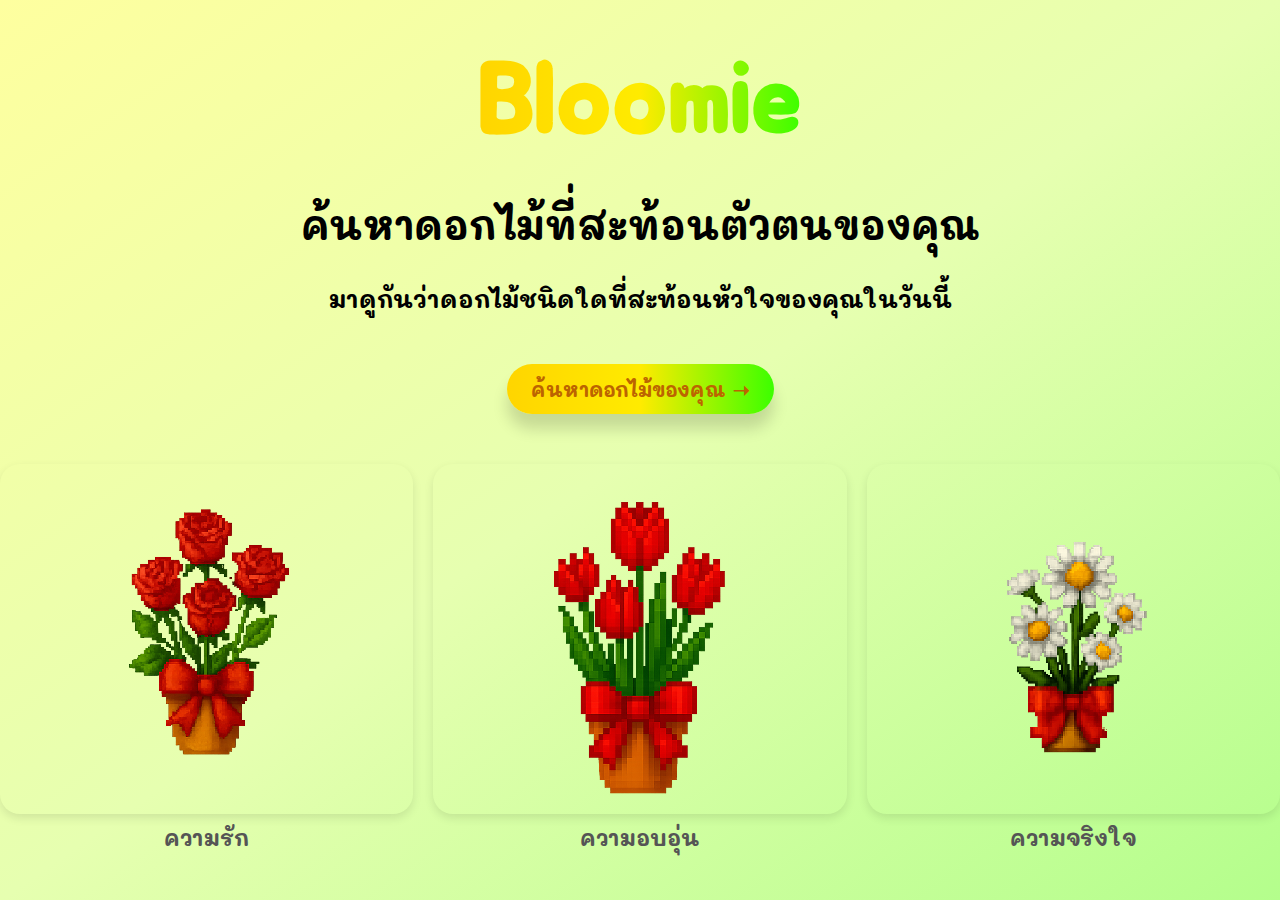
<file: index.html>
<!DOCTYPE html>
<html lang="en">

<head>
  <meta charset="UTF-8" />
  <meta name="viewport" content="width=device-width, initial-scale=1.0" />
  <title>Home</title>
  <link rel="preconnect" href="https://fonts.googleapis.com">
  <link rel="preconnect" href="https://fonts.gstatic.com" crossorigin>
  <link
    href="https://fonts.googleapis.com/css2?family=Jua&family=Mali:ital,wght@0,200;0,300;0,400;0,500;0,600;0,700;1,200;1,300;1,400;1,500;1,600;1,700&display=swap"
    rel="stylesheet">
  <link rel="stylesheet" href="style.css">
</head>

<body>
  <header>
    <nav>
      <div class="container">

      </div>
    </nav>
  </header>

  <main>
    <section>
      <div class="title">
        <h1>Bloomie</h1>
        <h2>ค้นหาดอกไม้ที่สะท้อนตัวตนของคุณ</h2>
        <p>มาดูกันว่าดอกไม้ชนิดใดที่สะท้อนหัวใจของคุณในวันนี้</p>

        <a href="quiz.html"><button class="btn">ค้นหาดอกไม้ของคุณ ➝</button></a>
      </div>

      <div class="card-img " id="randomFlowerShowcase">
      </div>
    </section>
  </main>

  <script src="index.js"></script>
  
</body>

</html>
</file>
<file: style.css>
:root {
  --primary-gradient: linear-gradient(to bottom right, #FEFF9F, #e6ffb0, #b4fe8c);
  --text-gradient: linear-gradient(to right, #ffd500, #ffeb00, #3cff00);
  --btn-gradient: linear-gradient(to right, #ffd500, #ffeb00, #3cff00);
  --accent-color: #2bff00;
  --font-main: "Mali", cursive;
  --font-title: "Jua", cursive;
}

html, body {
  margin: 0;
  padding: 0;
  min-height: 100vh;
  font-family: var(--font-main);
  background-image: var(--primary-gradient);
  color: var(--text-color);
}

* { box-sizing: border-box; }

h1 {
  font-family: var(--font-title);
  background: var(--text-gradient);
  background-clip: text;
  -webkit-background-clip: text;
  color: transparent;
  -webkit-text-fill-color: transparent;
  margin: 0;
}

img { image-rendering: pixelated; }

.btn {
  font-family: var(--font-main);
  font-weight: bold;
  border: none;
  border-radius: 28px;
  padding: 12px 24px;
  cursor: pointer;
  font-size: 20px;
  text-decoration: none;
  color: #bc6400;
  background: var(--btn-gradient);
  box-shadow: 0 15px 15px rgba(0,0,0,0.15);
  transition: transform 0.3s ease;
  display: inline-block;
}

.input-choice:hover {
  transform: scale(1.05);
}

.btn:hover, .homeBtn:hover {
  transform: scale(1.2);
}

/* Shared Layouts */
.container { max-width: 1200px; margin: 0 auto; padding: 20px; }
.card {
  background-color: #fff;
  border-radius: 50px;
  box-shadow: 0 15px 15px rgba(0,0,0,0.15);
  margin: 0 auto 5%;
}

/* Home Page */
.title { text-align: center;}
.title h1 { display: inline-block; font-size: clamp(60px, 10vw, 100px); } 
.title h2 { font-size: clamp(24px, 4vw, 40px); }
.title p { font-size: clamp(18px, 2vw, 24px); margin-bottom: 50px; font-weight: bold; }

.card-img {
  display: grid;
  grid-template-columns: 1fr 1fr 1fr; 
  gap: 20px;
  margin-top: 50px;
  animation: slideUp 1.5s ease-out;
}

.flower-card img {
  width: 100%;
  height: 350px;
  object-fit: contain;
  border-radius: 20px;
  box-shadow: 0 4px 10px rgba(0,0,0,0.1);
}
.flower-card p {
  font-size: clamp(16px, 2vw, 22px);
}

@media (max-width: 768px) {
  .card-img {
    grid-template-columns: 1fr; 
    max-width: 350px;
    margin: 50px auto;
  }

  .flower-card img {
  height: 250px;
  }
}

/* Quiz Page */
.homeBtn {
  font-size: 50px;
  text-decoration: none;
  color: #333;
  display: inline-block;
  padding: 10px;
  transition: transform 0.3s ease;
}

.quiz-card {
 max-width: 800px; 
 width: 90%; 
 padding: 40px; 
}
.question { 
  font-size: clamp(24px, 4vw, 40px); 
  margin-bottom: 30px; 
  font-weight: bold; 
}

.choice { 
  display: flex; 
  flex-direction: column;
  gap: 15px;
}

.input-choice {
  background: #fff;
  border-radius: 60px;
  outline: 1px solid #b4b4b4;
  padding: 15px 25px;
  cursor: pointer;
  font-size: clamp(18px, 2vw, 24px);
  display: flex;
  align-items: center;
  transition: all 0.3s;
}

.input-choice:has(input:checked) {
  background: #fbfbdb;
  outline: 3px solid #ffff00;
  transform: scale(1.02);
}

input[type="radio"] { 
  width: 20px; 
  height: 20px; 
  margin-right: 15px; 
  accent-color: var(--accent-color); 
}

.btn-group { 
  display: flex; 
  justify-content: center; 
  gap: 20px; 
  margin-top: 30px; 
}

#quizSection .Btn-group { 
  display: grid;
  justify-items: center;
  grid-template-columns: 1fr 1fr;
}

#nextBtn, #prevBtn {
  background: #01A652;
  color: #000000;
  border: none;
}

#restartBtn, #saveBtn {
  background: #ffffff;
  color: #f0c129;
  margin: 15px;
}

#resultSection { 
  text-align: center; 
  animation: fadeZoom 1s ease-out; 
  padding-top: 50px;
}

body.saving-mode #resultSection, 
body.saving-mode #resultSection * {
  animation: none;       
  transition: none;      
  opacity: 1;            
  transform: none;       
}

body.saving-mode #resultSection h1, 
body.saving-mode #resultSection #title, 
body.saving-mode #resultSection #head, 
body.saving-mode #resultSection #descript {
  background: none;
  -webkit-text-fill-color: #333333; 
  color: #333333;
  text-shadow: none; 
}

#title {
  font-family: var(--font-title); 
  font-size: clamp(40px, 5vw, 64px);
  color: #333;
  text-shadow: 2px 2px 0px #fff; 
}

#head {
  font-size: clamp(24px, 4vw, 40px);
  font-weight: bold;
  color: #01A652; 
  margin: 0 0 15px;
}

#descript {
  font-size: clamp(18px, 2vw, 24px); 
  margin: 0 10%;
  line-height: 1.6;
  background: rgba(255, 255, 255, 0.5); 
  padding: 20px;
  border-radius: 15px;
}

#flower_pic img { 
  height: 300px; 
  margin: 20px 0; 
  transition: transform 0.5s; }

#flower_pic img:hover { transform: scale(1.1); }

@keyframes slideUp {
  from { translate: 0 10vw; scale: 100% 1; opacity: 0;}
  to { translate: 0 0; scale: 100% 1; opacity: 1;}
}

@keyframes fadeZoom {
  from { opacity: 0; transform: scale(0.9); }
  to { opacity: 1; transform: scale(1); }
}
</file>
